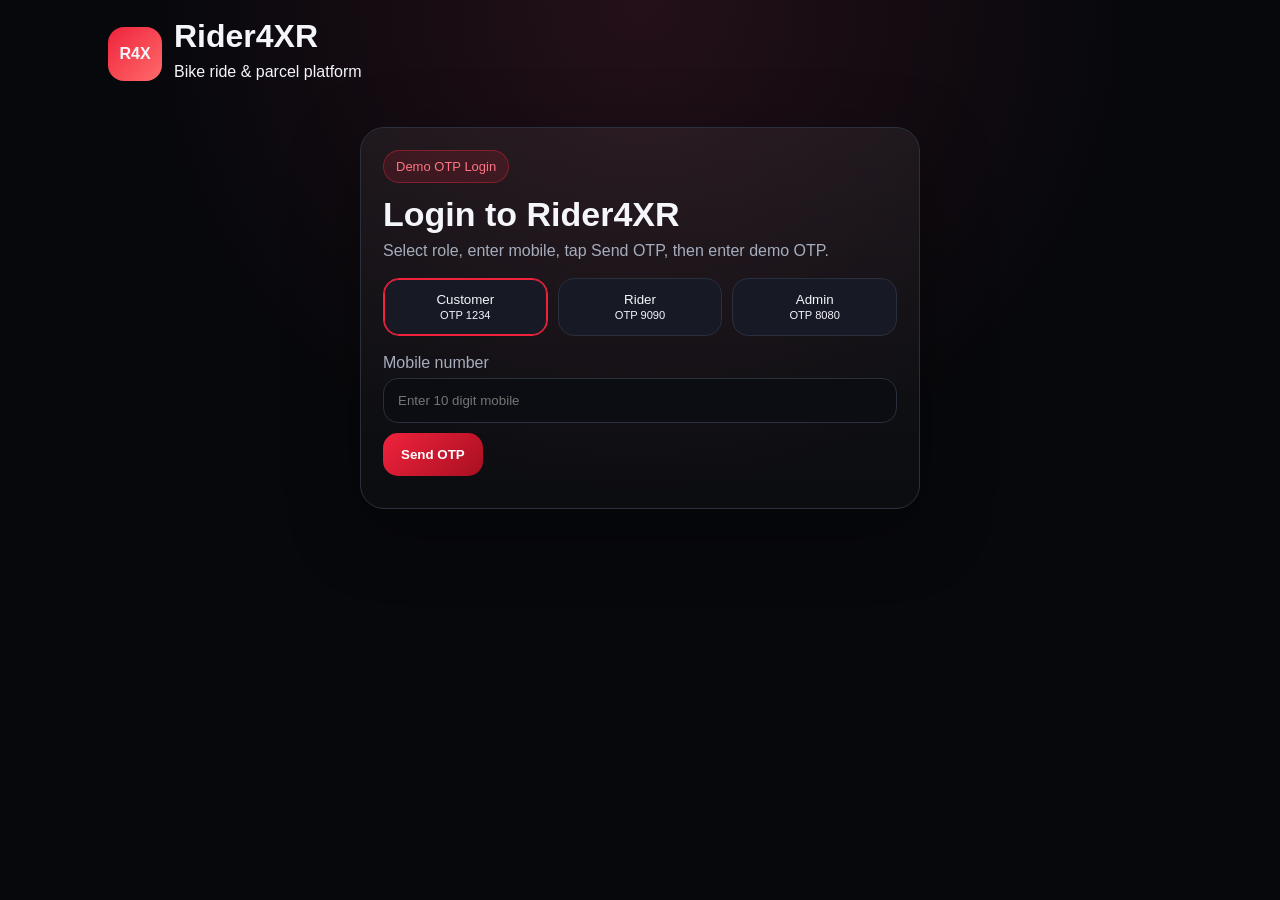
<file: index.html>
<!doctype html>
<html lang="en">
<head>
  <meta charset="UTF-8">
  <meta name="viewport" content="width=device-width, initial-scale=1.0">
  <title>Rider4XR OTP Login Demo</title>
  <link rel="manifest" href="manifest.json">
  <link rel="stylesheet" href="style.css">
</head>
<body>
  <div class="app">
    <header class="top">
      <div class="brand"><div class="logo">R4X</div><div><h1>Rider4XR</h1><p>Bike ride & parcel platform</p></div></div>
      <button id="logoutBtn" class="ghost hidden">Logout</button>
    </header>

    <main id="loginScreen" class="screen active">
      <section class="hero">
        <span class="badge">Demo OTP Login</span>
        <h2>Login to Rider4XR</h2>
        <p class="muted">Select role, enter mobile, tap Send OTP, then enter demo OTP.</p>
        <div class="roles">
          <button class="role active" data-role="customer">Customer<br><small>OTP 1234</small></button>
          <button class="role" data-role="rider">Rider<br><small>OTP 9090</small></button>
          <button class="role" data-role="admin">Admin<br><small>OTP 8080</small></button>
        </div>
        <label>Mobile number</label>
        <input id="mobileInput" type="tel" maxlength="10" placeholder="Enter 10 digit mobile">
        <button id="sendOtpBtn" class="primary">Send OTP</button>
        <div id="otpBox" class="otp-box hidden">
          <p id="otpHint"></p>
          <label>Enter OTP</label>
          <input id="otpInput" type="tel" maxlength="4" placeholder="Enter OTP">
          <button id="verifyOtpBtn" class="primary">Verify & Login</button>
        </div>
        <p id="loginMsg" class="msg"></p>
      </section>
    </main>

    <main id="customerPanel" class="screen">
      <section class="head"><div><span class="badge">Customer Panel</span><h2 id="customerTitle">Welcome</h2><p class="muted">Book ride, share ride, SOS, call and chat.</p></div><div class="id" id="customerId"></div></section>
      <section class="card">
        <h3>Book Bike Ride</h3>
        <div class="grid"><input id="pickupInput" value="Current Location" placeholder="Pickup"><input id="dropInput" value="Mall Road Shimla" placeholder="Drop"></div>
        <div class="grid"><input id="kmInput" type="number" min="1" value="5" placeholder="KM"><button id="fareBtn" class="primary">Calculate Fare</button></div>
        <div id="fareResult" class="fare"></div>
        <button id="bookRideBtn" class="primary">Confirm Booking</button>
      </section>
      <section id="rideLiveBox" class="card hidden">
        <h3>Live Ride</h3>
        <p><b>Order ID:</b> <span id="liveOrderId"></span></p>
        <p><b>Rider:</b> Pankaj S. | <b>ID:</b> R4X-R-B7812</p>
        <p><b>Rider Mobile:</b> 9876547812</p>
        <p><b>Bike No:</b> HP-XX-1234</p>
        <div class="pills"><span>Pickup OTP: <b id="pickupOtp"></b></span><span>Drop OTP: <b id="dropOtp"></b></span></div>
        <div class="actions"><a class="small" href="tel:9876547812">Call Rider</a><button id="shareRideBtn" class="small">Share Ride</button><button id="sosBtn" class="small danger">SOS</button></div>
      </section>
      <section class="card">
        <h3>Chat</h3>
        <div class="quick"><button>I am coming in 5 min</button><button>Please wait</button><button>Share landmark</button><button>Call me</button></div>
        <div id="chatLog" class="chat"></div>
        <div class="chatbox"><input id="chatInput" placeholder="Type your message..."><button id="sendChatBtn" class="primary">Send</button></div>
      </section>
    </main>

    <main id="riderPanel" class="screen">
      <section class="head"><div><span class="badge">Rider Panel</span><h2>R4X-R-B7812</h2><p class="muted">Accept order, call/message customer, OTP start/end ride.</p></div><div class="id">Online</div></section>
      <section class="card"><h3>Nearby Order</h3><p><b>Order:</b> R4X-O-0001</p><p><b>Customer:</b> R4X-C-A2585 | 9929562585</p><p><b>Pickup:</b> Current Location</p><p><b>Drop:</b> Mall Road Shimla</p><p><b>Fare:</b> ₹72 | <b>Rider:</b> ₹50</p><div class="actions"><button class="primary">Accept Ride</button><a class="small" href="tel:9929562585">Call Customer</a><button class="small">Message</button></div></section>
      <section class="card"><h3>OTP Ride Control</h3><input placeholder="Enter Pickup OTP"><button class="primary">Start Ride</button><input placeholder="Enter Drop OTP"><button class="primary">Complete Ride</button></section>
    </main>

    <main id="adminPanel" class="screen">
      <section class="head"><div><span class="badge">Admin Panel</span><h2>Owner Dashboard</h2><p class="muted">Search orders, riders, cancellation, disputes and settlement.</p></div><div class="id">Admin 8080</div></section>
      <section class="card"><h3>Search</h3><input id="adminSearch" placeholder="Search Order ID / Rider ID / Mobile / Issue"><div class="table"><div class="tr th"><span>Order</span><span>Rider</span><span>Status</span><span>Action</span></div><div class="tr"><span>R4X-O-0001</span><span>R4X-R-B7812</span><span>Active</span><span>View</span></div><div class="tr"><span>R4X-O-0002</span><span>R4X-R-A2585</span><span>Cancel Review</span><span>View</span></div></div></section>
      <section class="card"><h3>Rider Details</h3><p><b>Rider ID:</b> R4X-R-B7812</p><p><b>Mobile:</b> 9876547812</p><p><b>Total rides:</b> 38 | <b>Completed:</b> 35 | <b>Cancelled:</b> 3</p><p><b>Rating:</b> 4.8 | <b>Settlement due:</b> ₹370</p></section>
      <section class="card"><h3>Cancel & Dispute</h3><div class="quick"><button>Pending Review</button><button>Photo Required</button><button>7-Day Hold</button><button>Approved</button><button>Rejected</button></div><p><b>Late cancel:</b> customer free cancel, rider route + reason + photo proof review.</p></section>
    </main>
  </div>
  <script src="app.js"></script>
</body>
</html>
</file>
<file: style.css>
:root{--bg:#07080c;--card:#11131b;--text:#f5f6fb;--muted:#a6adbd;--red:#ef233c;--line:#2a2f3d;--green:#2dd36f}*{box-sizing:border-box}body{margin:0;font-family:Arial,sans-serif;background:radial-gradient(circle at top,#241018,#07080c 45%);color:var(--text)}.app{max-width:1100px;margin:auto;min-height:100vh;padding:18px}.top,.head{display:flex;justify-content:space-between;align-items:center;gap:14px;margin-bottom:18px}.brand{display:flex;align-items:center;gap:12px}.logo{width:54px;height:54px;border-radius:16px;background:linear-gradient(135deg,var(--red),#ff6b6b);display:grid;place-items:center;font-weight:900}h1,h2,h3,p{margin:0 0 8px}h2{font-size:34px}.muted{color:var(--muted)}.screen{display:none}.screen.active{display:block}.hero,.card{background:linear-gradient(180deg,rgba(255,255,255,.055),rgba(255,255,255,.02));border:1px solid var(--line);border-radius:24px;padding:22px;margin-bottom:18px;box-shadow:0 20px 70px rgba(0,0,0,.35)}.hero{max-width:560px;margin:38px auto}.badge{display:inline-flex;background:rgba(239,35,60,.14);color:#ff7483;border:1px solid rgba(239,35,60,.4);padding:8px 12px;border-radius:999px;font-size:13px;margin-bottom:12px}.roles{display:grid;grid-template-columns:repeat(3,1fr);gap:10px;margin:18px 0}.role,.ghost,.small,.quick button{border:1px solid var(--line);background:#171a24;color:var(--text);border-radius:16px;padding:13px;cursor:pointer;text-decoration:none;text-align:center}.role.active{border-color:var(--red);box-shadow:inset 0 0 0 1px var(--red)}label{display:block;margin:12px 0 6px;color:var(--muted)}input{width:100%;padding:14px;border-radius:15px;border:1px solid var(--line);background:#0b0d13;color:var(--text);outline:none;margin-bottom:10px}.primary{border:0;background:linear-gradient(135deg,var(--red),#a90f21);color:white;border-radius:15px;padding:14px 18px;font-weight:800;cursor:pointer}.hidden{display:none!important}.msg{margin-top:10px;color:#ff9ca7}.otp-box{margin-top:15px;border-top:1px solid var(--line);padding-top:15px}.grid{display:grid;grid-template-columns:1fr 1fr;gap:10px}.id{background:#171a24;border:1px solid var(--line);border-radius:18px;padding:14px;font-weight:800}.fare{background:#090b10;border:1px solid var(--line);border-radius:16px;padding:14px;margin:10px 0}.pills{display:flex;gap:10px;flex-wrap:wrap;margin:12px 0}.pills span{background:rgba(45,211,111,.1);border:1px solid rgba(45,211,111,.35);padding:10px 12px;border-radius:14px}.actions{display:flex;gap:10px;flex-wrap:wrap;margin-top:12px}.small{display:inline-flex;align-items:center;justify-content:center}.danger{background:#3b0c14;border-color:#8c1528}.quick{display:flex;gap:8px;flex-wrap:wrap;margin:10px 0}.chat{min-height:90px;background:#090b10;border:1px solid var(--line);border-radius:16px;padding:12px;margin:10px 0}.chat-msg{background:#171a24;display:inline-block;padding:10px 12px;border-radius:14px;margin:4px 0}.chatbox{display:grid;grid-template-columns:1fr auto;gap:8px}.table{border:1px solid var(--line);border-radius:16px;overflow:hidden}.tr{display:grid;grid-template-columns:1.2fr 1.2fr 1fr .7fr;border-bottom:1px solid var(--line)}.tr:last-child{border-bottom:0}.tr span{padding:12px}.th{background:#171a24;font-weight:800}@media(max-width:700px){.app{padding:12px}h2{font-size:27px}.grid,.roles,.chatbox{grid-template-columns:1fr}.top,.head{align-items:flex-start;flex-direction:column}.tr{grid-template-columns:1fr}}
</file>
